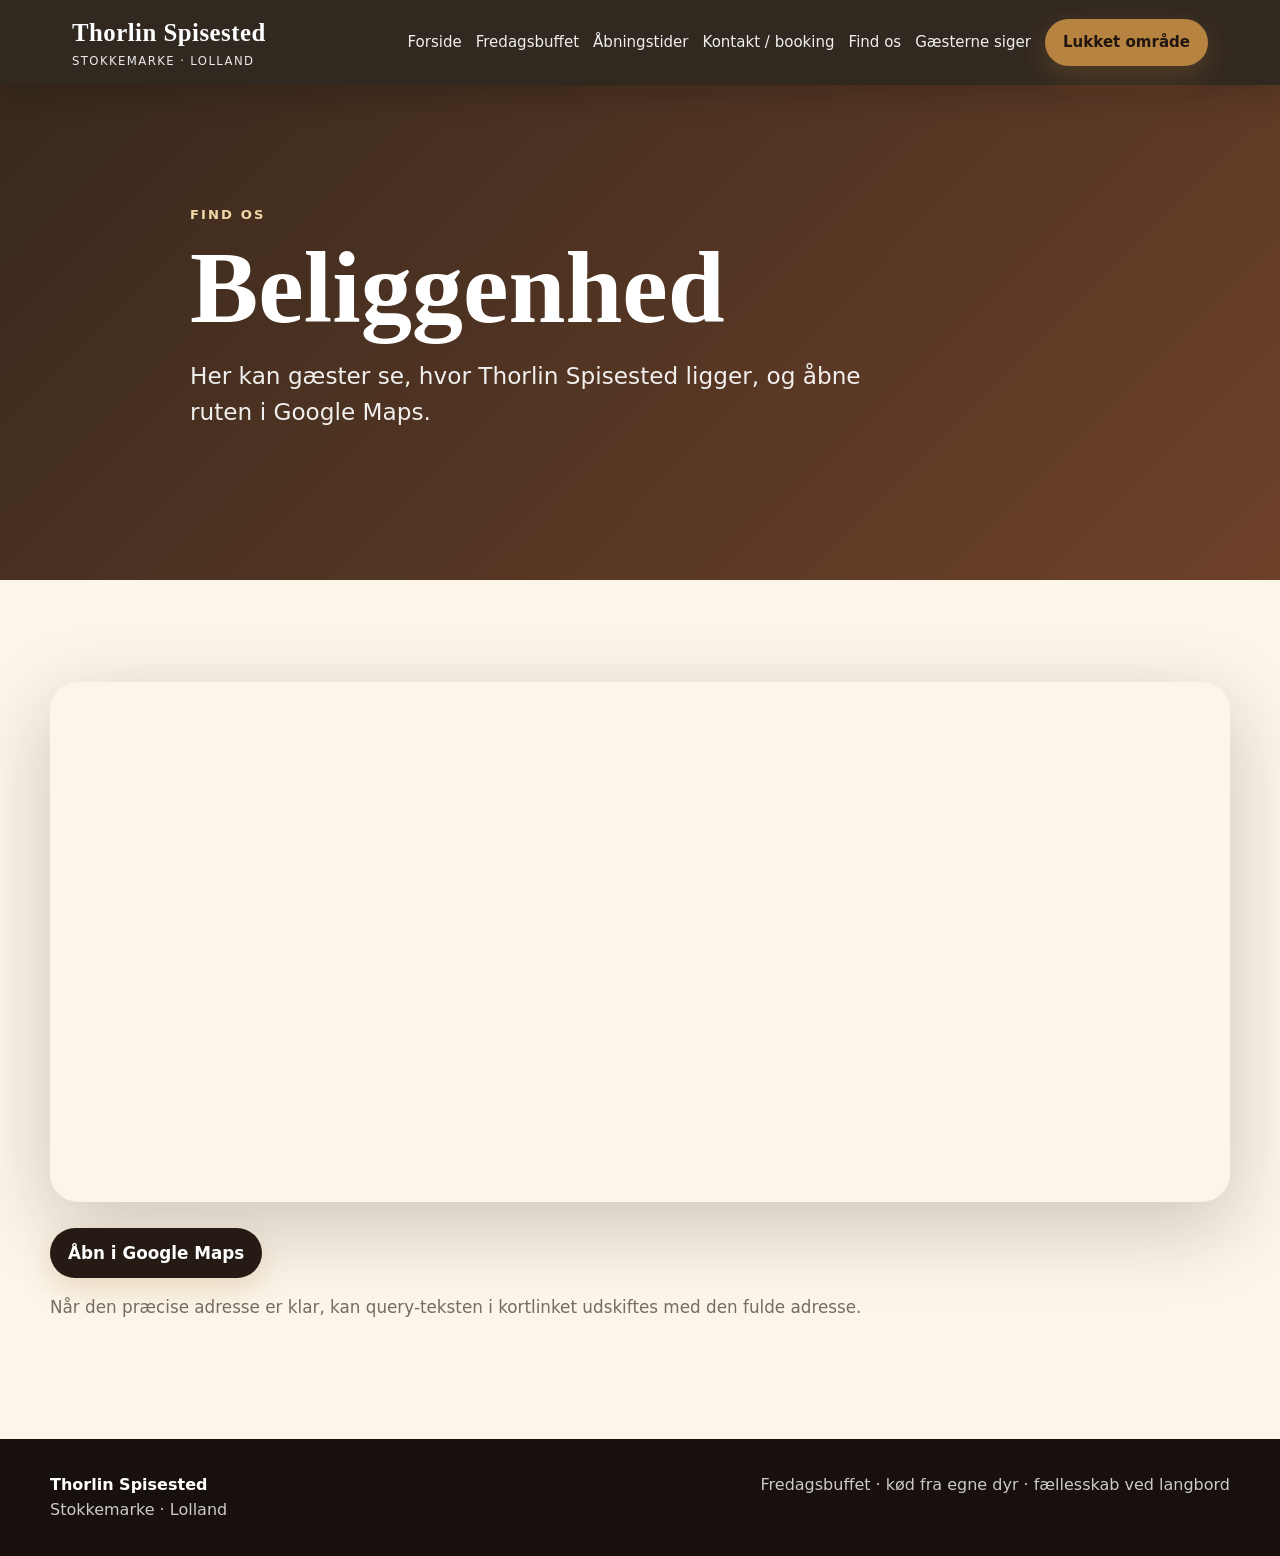
<file: find-os.html>
<!doctype html>
<html lang="da">
<head>
  <meta charset="utf-8" />
  <meta name="viewport" content="width=device-width, initial-scale=1" />
  <title>Find os | Thorlin Spisested</title>
  <meta name="description" content="Google Map og beliggenhed for Thorlin Spisested." />
  <meta name="theme-color" content="#38291d" />
  <style>
:root{
  --ink:#251b14; --paper:#fbf5ea; --warm:#7b4228; --green:#556b3f; --gold:#c28a43;
  --muted:#766b60; --line:rgba(37,27,20,.16); --white:#fffdf8;
  --shadow:0 24px 80px rgba(37,27,20,.22); --radius:28px; --max:1180px;
}
*{box-sizing:border-box} html{scroll-behavior:smooth} body{margin:0;font-family:system-ui,-apple-system,Segoe UI,Roboto,Arial,sans-serif;color:var(--ink);background:var(--paper);line-height:1.55} img,video{max-width:100%;display:block} a{color:inherit;text-decoration:none} .skip{position:absolute;left:-999px;top:auto;width:1px;height:1px;overflow:hidden}.skip:focus{left:16px;top:16px;width:auto;height:auto;padding:10px 14px;background:#fff;z-index:50;border-radius:999px}
header{position:sticky;top:0;z-index:40;background:rgba(37,27,20,.94);backdrop-filter:blur(10px);box-shadow:0 10px 30px rgba(0,0,0,.18)}
.nav{max-width:var(--max);margin:auto;display:flex;align-items:center;justify-content:space-between;padding:14px 22px;color:#fff;gap:16px}.brand{font-family:Georgia,serif;font-size:clamp(1.15rem,2vw,1.55rem);font-weight:700;letter-spacing:.02em}.brand span{display:block;font-family:system-ui,sans-serif;font-size:.73rem;font-weight:500;opacity:.9;letter-spacing:.12em;text-transform:uppercase}.navlinks{display:flex;gap:14px;align-items:center;font-size:.94rem;flex-wrap:wrap}.navlinks a{opacity:.92}.navlinks a:hover{opacity:1;text-decoration:underline;text-underline-offset:5px}.btn{display:inline-flex;align-items:center;justify-content:center;gap:.5rem;background:var(--gold);color:#20150e;border:0;border-radius:999px;padding:12px 18px;font-weight:800;box-shadow:0 10px 28px rgba(194,138,67,.25);cursor:pointer}.btn.dark{background:var(--ink);color:#fff}.btn.light{background:#fff;color:var(--ink)}.btn.outline{background:transparent;color:#fff;border:1px solid rgba(255,255,255,.45)}.menu-btn{display:none;background:rgba(255,255,255,.14);border:1px solid rgba(255,255,255,.28);color:#fff;border-radius:999px;padding:10px 13px}.hero{min-height:82svh;position:relative;display:grid;place-items:center;isolation:isolate;overflow:hidden;background:#2b2018}.hero video,.hero .hero-poster{position:absolute;inset:0;width:100%;height:100%;object-fit:cover;z-index:-2}.hero .hero-poster{background:url('Skovgris 2014.jpg') center/cover no-repeat;filter:saturate(.9)}.hero:after{content:"";position:absolute;inset:0;z-index:-1;background:linear-gradient(90deg,rgba(22,14,8,.75),rgba(22,14,8,.36),rgba(22,14,8,.7)),linear-gradient(to top,rgba(37,27,20,.78),transparent 50%)}.hero-content{width:min(var(--max),calc(100% - 34px));color:#fff;padding:70px 0}.eyebrow{letter-spacing:.16em;text-transform:uppercase;font-weight:800;color:#f2d7a8;font-size:.82rem;margin-bottom:14px}h1{font-family:Georgia,serif;font-size:clamp(3rem,8vw,7.2rem);line-height:.95;margin:0 0 22px;max-width:920px;text-wrap:balance}h2{font-family:Georgia,serif;font-size:clamp(2.05rem,4.2vw,4.1rem);line-height:1.05;margin:0 0 18px;text-wrap:balance}h3{font-family:Georgia,serif;font-size:clamp(1.35rem,2.5vw,2.1rem);line-height:1.15;margin:0 0 14px}p{font-size:1.05rem;margin:0 0 16px}.lead{font-size:clamp(1.1rem,2vw,1.45rem);max-width:720px;margin:0 0 30px;color:rgba(255,255,255,.92)}.hero-actions{display:flex;gap:12px;flex-wrap:wrap}.note{margin-top:18px;color:rgba(255,255,255,.78);font-size:.95rem}.muted{color:var(--muted)}main{overflow:hidden}.section{padding:clamp(58px,8vw,108px) 22px}.wrap{max-width:var(--max);margin:auto}.grid{display:grid;grid-template-columns:1.02fr .98fr;gap:clamp(28px,5vw,70px);align-items:center}.grid.reverse{grid-template-columns:.98fr 1.02fr}.grid.reverse .text{order:2}.grid.reverse .media{order:1}.media{border-radius:var(--radius);overflow:hidden;box-shadow:var(--shadow);background:#ddd;position:relative}.media img{width:100%;height:100%;object-fit:cover;aspect-ratio:4/3}.media.tall img{aspect-ratio:3/4}.media.wide img{aspect-ratio:16/9}.caption{position:absolute;left:16px;bottom:16px;background:rgba(255,253,248,.88);backdrop-filter:blur(8px);border-radius:999px;padding:8px 13px;font-weight:800;font-size:.85rem}.card{background:var(--white);border:1px solid var(--line);border-radius:var(--radius);padding:clamp(24px,4vw,44px);box-shadow:0 18px 70px rgba(37,27,20,.09)}.price{font-family:Georgia,serif;font-size:clamp(2.6rem,6vw,5.5rem);line-height:1;margin:8px 0;color:var(--warm)}.price small{font-family:system-ui,sans-serif;font-size:1rem;color:var(--muted);font-weight:600}.features{display:grid;grid-template-columns:repeat(2,minmax(0,1fr));gap:12px;margin:24px 0 0;padding:0;list-style:none}.features li{background:#f4eadc;border:1px solid var(--line);border-radius:18px;padding:14px 14px;font-weight:700}.quote{font-family:Georgia,serif;font-size:clamp(1.5rem,3vw,2.8rem);line-height:1.15;margin:0;color:var(--ink)}.fullbleed{position:relative;min-height:62svh;display:grid;place-items:center;color:#fff;background:#251b14;padding:80px 22px;isolation:isolate}.fullbleed img{position:absolute;inset:0;width:100%;height:100%;object-fit:cover;z-index:-2}.fullbleed:after{content:"";position:absolute;inset:0;z-index:-1;background:linear-gradient(90deg,rgba(37,27,20,.82),rgba(37,27,20,.2),rgba(37,27,20,.72))}.fullbleed .content{max-width:var(--max);width:100%}.fullbleed h2{max-width:720px}.fullbleed p{max-width:620px;color:rgba(255,255,255,.92);font-size:1.18rem}.three{display:grid;grid-template-columns:repeat(3,1fr);gap:18px}.mini{padding:22px;background:#fff;border:1px solid var(--line);border-radius:22px}.mini strong{display:block;font-family:Georgia,serif;font-size:1.35rem;margin-bottom:8px}.cta{background:var(--ink);color:#fff}.cta .card{background:rgba(255,255,255,.08);border-color:rgba(255,255,255,.16);box-shadow:none}.cta p,.cta .muted{color:rgba(255,255,255,.82)}.pagehead{background:linear-gradient(135deg,#38291d,#6e4129);color:#fff;padding:clamp(70px,10vw,120px) 22px}.pagehead .wrap{max-width:900px}.gallery{display:grid;grid-template-columns:repeat(3,1fr);gap:18px}.gallery figure{margin:0}.gallery img{width:100%;aspect-ratio:4/3;object-fit:cover;border-radius:24px;box-shadow:0 14px 45px rgba(37,27,20,.16)}.form{display:grid;gap:14px}.form label{font-weight:800}.form input,.form textarea,.form select{width:100%;border:1px solid var(--line);border-radius:16px;background:#fffdf8;padding:13px 14px;font:inherit;color:var(--ink)}.form textarea{min-height:130px;resize:vertical}.map{border:0;width:100%;height:min(62vh,520px);border-radius:28px;box-shadow:var(--shadow)}.review{display:grid;gap:12px}.review blockquote{margin:0;font-family:Georgia,serif;font-size:1.45rem;line-height:1.2}.badge{display:inline-flex;border:1px solid var(--line);border-radius:999px;padding:7px 12px;background:#fff7e8;font-weight:800}.admin-note{border-left:5px solid var(--gold);padding:14px 18px;background:#fff8ed;border-radius:16px}
footer{background:#17100c;color:rgba(255,255,255,.78);padding:34px 22px}.footergrid{max-width:var(--max);margin:auto;display:flex;justify-content:space-between;gap:18px;flex-wrap:wrap}.footergrid strong{color:#fff}
@media (max-width: 920px){.nav{padding:14px 16px}.menu-btn{display:inline-flex}.navlinks{position:absolute;right:14px;top:68px;display:none;flex-direction:column;align-items:flex-start;background:rgba(37,27,20,.98);padding:16px;border-radius:20px;min-width:240px;box-shadow:0 20px 60px rgba(0,0,0,.3)}.navlinks.open{display:flex}.navlinks .btn{width:100%}.grid,.grid.reverse{grid-template-columns:1fr}.grid.reverse .text,.grid.reverse .media{order:initial}.section{padding-left:16px;padding-right:16px}.hero-content{width:calc(100% - 32px)}.lead{font-size:1.08rem}.features,.three,.gallery{grid-template-columns:1fr}.hero{min-height:88svh}h1{font-size:clamp(2.7rem,14vw,4.9rem)}}@media (prefers-reduced-motion: reduce){html{scroll-behavior:auto}*{animation:none!important;transition:none!important}.hero video{display:none}}
</style>
</head>
<body>
  <a class="skip" href="#indhold">Spring til indhold</a>
  <header><nav class="nav" aria-label="Primær navigation">
<a class="brand" href="thorlin-forside.html" aria-label="Thorlin Spisested forside">Thorlin Spisested<span>Stokkemarke · Lolland</span></a>
<button class="menu-btn" id="menuBtn" aria-expanded="false" aria-controls="navlinks">Menu</button>
<div class="navlinks" id="navlinks">
  <a href="thorlin-forside.html">Forside</a>
  <a href="fredagsbuffet.html">Fredagsbuffet</a>
  <a href="abningstider.html">Åbningstider</a>
  <a href="kontakt.html">Kontakt / booking</a>
  <a href="find-os.html">Find os</a>
  <a href="gaester.html">Gæsterne siger</a>
  <a class="btn" href="login.html">Lukket område</a>
</div>
</nav></header>
  
<main id="indhold"><section class="pagehead"><div class="wrap"><div class="eyebrow">Find os</div><h1>Beliggenhed</h1><p class="lead">Her kan gæster se, hvor Thorlin Spisested ligger, og åbne ruten i Google Maps.</p></div></section><section class="section"><div class="wrap"><iframe class="map" loading="lazy" allowfullscreen referrerpolicy="no-referrer-when-downgrade" src="https://www.google.com/maps?q=Stokkemarke%2C%20Lolland%2C%20Denmark&output=embed" title="Google Map med Thorlin Spisested i Stokkemarke på Lolland"></iframe><p style="margin-top:18px"><a class="btn dark" href="https://www.google.com/maps/search/?api=1&query=Stokkemarke%2C%20Lolland%2C%20Denmark" target="_blank" rel="noopener">Åbn i Google Maps</a></p><p class="muted">Når den præcise adresse er klar, kan query-teksten i kortlinket udskiftes med den fulde adresse.</p></div></section></main>

  <footer><div class="footergrid"><div><strong>Thorlin Spisested</strong><br/>Stokkemarke · Lolland</div><div>Fredagsbuffet · kød fra egne dyr · fællesskab ved langbord</div></div></footer>
  
<script>
  const menuBtn = document.getElementById('menuBtn');
  const navlinks = document.getElementById('navlinks');
  if(menuBtn && navlinks){
    menuBtn.addEventListener('click', () => {
      const open = navlinks.classList.toggle('open');
      menuBtn.setAttribute('aria-expanded', open ? 'true' : 'false');
    });
    navlinks.querySelectorAll('a').forEach(a => a.addEventListener('click', () => {
      navlinks.classList.remove('open'); menuBtn.setAttribute('aria-expanded','false');
    }));
  }
</script>

</body>
</html>
</file>
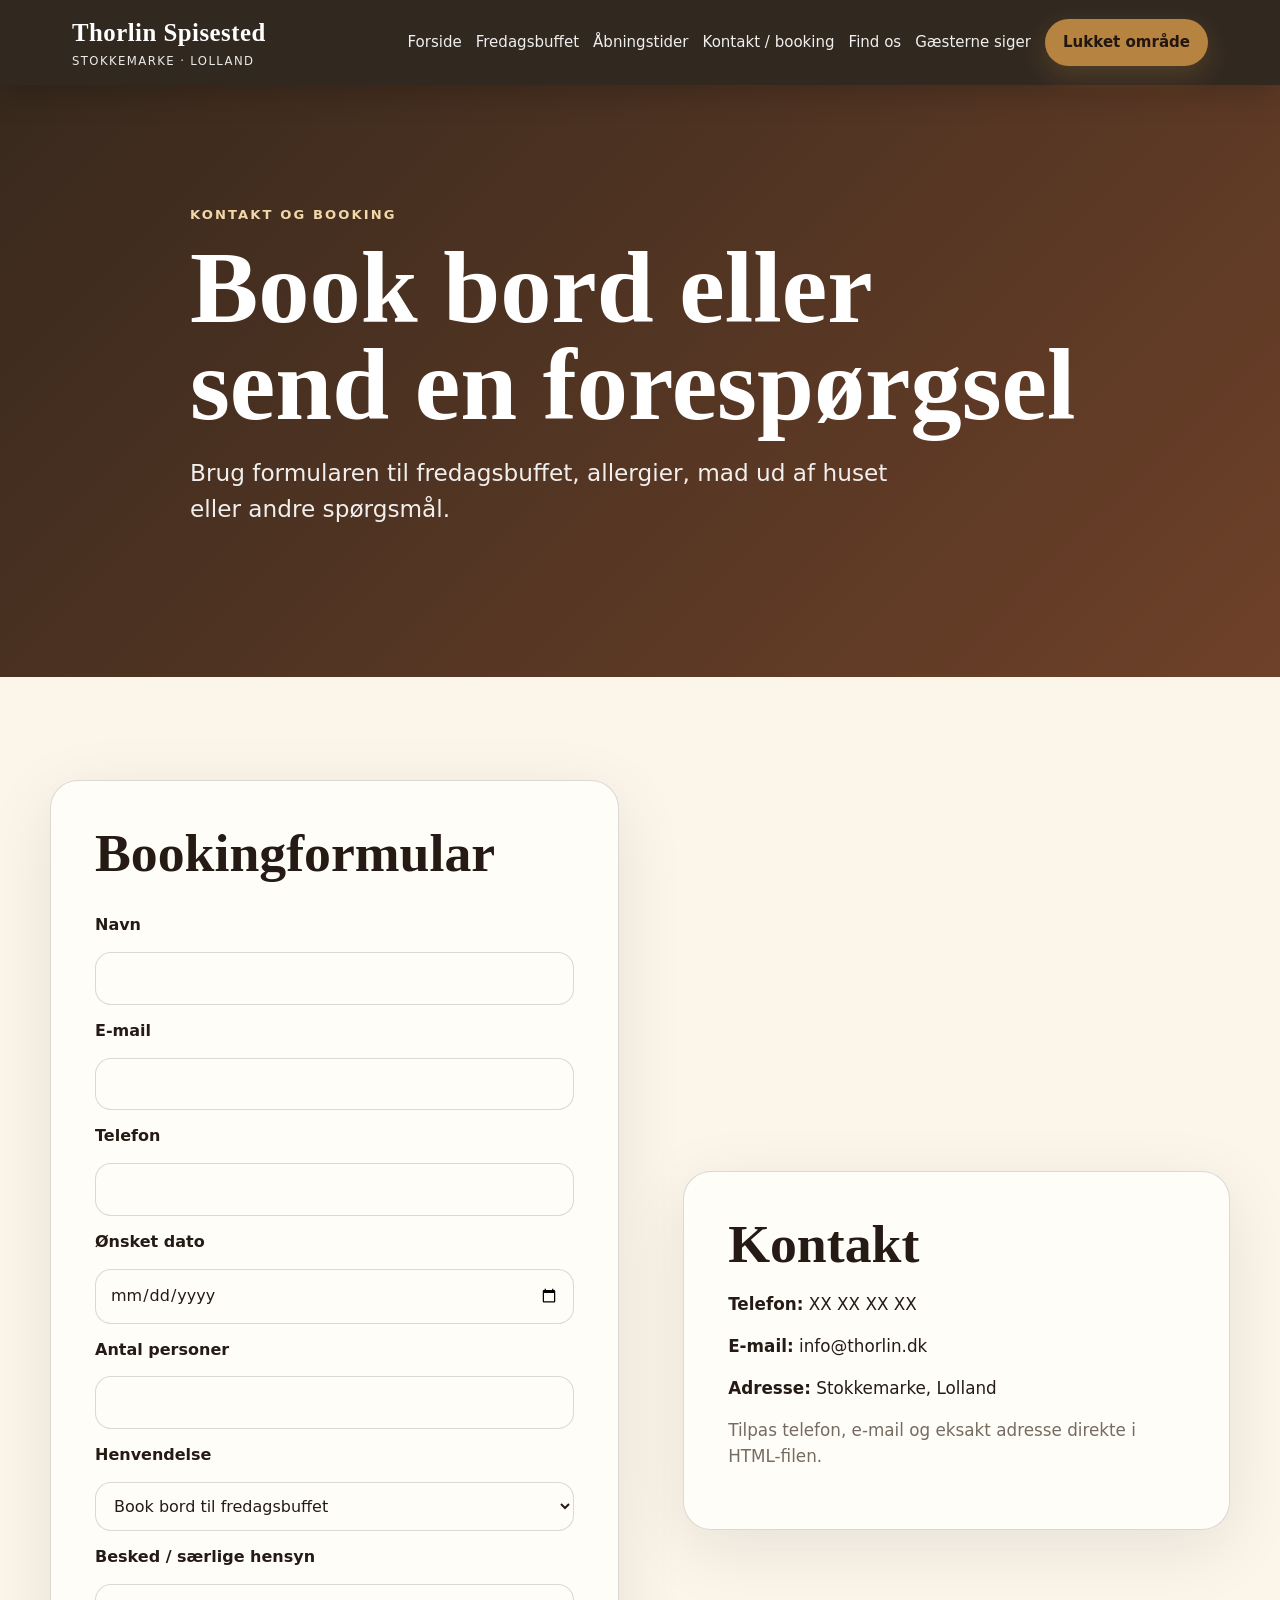
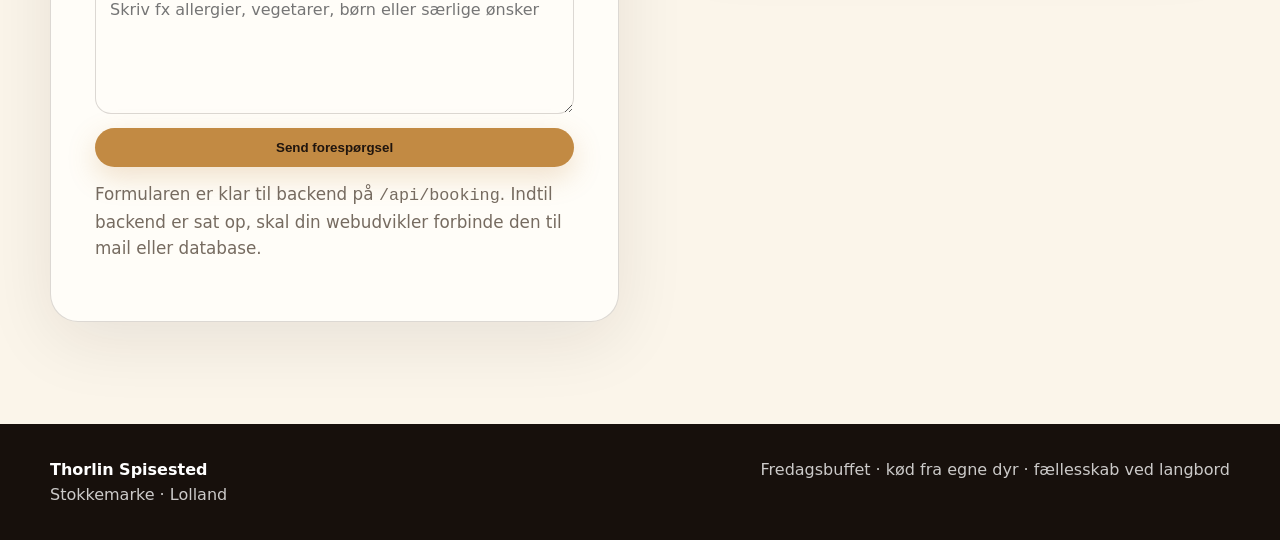
<file: kontakt.html>
<!doctype html>
<html lang="da">
<head>
  <meta charset="utf-8" />
  <meta name="viewport" content="width=device-width, initial-scale=1" />
  <title>Kontakt og booking | Thorlin Spisested</title>
  <meta name="description" content="Kontakt- og bookingformular til Thorlin Spisested." />
  <meta name="theme-color" content="#38291d" />
  <style>
:root{
  --ink:#251b14; --paper:#fbf5ea; --warm:#7b4228; --green:#556b3f; --gold:#c28a43;
  --muted:#766b60; --line:rgba(37,27,20,.16); --white:#fffdf8;
  --shadow:0 24px 80px rgba(37,27,20,.22); --radius:28px; --max:1180px;
}
*{box-sizing:border-box} html{scroll-behavior:smooth} body{margin:0;font-family:system-ui,-apple-system,Segoe UI,Roboto,Arial,sans-serif;color:var(--ink);background:var(--paper);line-height:1.55} img,video{max-width:100%;display:block} a{color:inherit;text-decoration:none} .skip{position:absolute;left:-999px;top:auto;width:1px;height:1px;overflow:hidden}.skip:focus{left:16px;top:16px;width:auto;height:auto;padding:10px 14px;background:#fff;z-index:50;border-radius:999px}
header{position:sticky;top:0;z-index:40;background:rgba(37,27,20,.94);backdrop-filter:blur(10px);box-shadow:0 10px 30px rgba(0,0,0,.18)}
.nav{max-width:var(--max);margin:auto;display:flex;align-items:center;justify-content:space-between;padding:14px 22px;color:#fff;gap:16px}.brand{font-family:Georgia,serif;font-size:clamp(1.15rem,2vw,1.55rem);font-weight:700;letter-spacing:.02em}.brand span{display:block;font-family:system-ui,sans-serif;font-size:.73rem;font-weight:500;opacity:.9;letter-spacing:.12em;text-transform:uppercase}.navlinks{display:flex;gap:14px;align-items:center;font-size:.94rem;flex-wrap:wrap}.navlinks a{opacity:.92}.navlinks a:hover{opacity:1;text-decoration:underline;text-underline-offset:5px}.btn{display:inline-flex;align-items:center;justify-content:center;gap:.5rem;background:var(--gold);color:#20150e;border:0;border-radius:999px;padding:12px 18px;font-weight:800;box-shadow:0 10px 28px rgba(194,138,67,.25);cursor:pointer}.btn.dark{background:var(--ink);color:#fff}.btn.light{background:#fff;color:var(--ink)}.btn.outline{background:transparent;color:#fff;border:1px solid rgba(255,255,255,.45)}.menu-btn{display:none;background:rgba(255,255,255,.14);border:1px solid rgba(255,255,255,.28);color:#fff;border-radius:999px;padding:10px 13px}.hero{min-height:82svh;position:relative;display:grid;place-items:center;isolation:isolate;overflow:hidden;background:#2b2018}.hero video,.hero .hero-poster{position:absolute;inset:0;width:100%;height:100%;object-fit:cover;z-index:-2}.hero .hero-poster{background:url('Skovgris 2014.jpg') center/cover no-repeat;filter:saturate(.9)}.hero:after{content:"";position:absolute;inset:0;z-index:-1;background:linear-gradient(90deg,rgba(22,14,8,.75),rgba(22,14,8,.36),rgba(22,14,8,.7)),linear-gradient(to top,rgba(37,27,20,.78),transparent 50%)}.hero-content{width:min(var(--max),calc(100% - 34px));color:#fff;padding:70px 0}.eyebrow{letter-spacing:.16em;text-transform:uppercase;font-weight:800;color:#f2d7a8;font-size:.82rem;margin-bottom:14px}h1{font-family:Georgia,serif;font-size:clamp(3rem,8vw,7.2rem);line-height:.95;margin:0 0 22px;max-width:920px;text-wrap:balance}h2{font-family:Georgia,serif;font-size:clamp(2.05rem,4.2vw,4.1rem);line-height:1.05;margin:0 0 18px;text-wrap:balance}h3{font-family:Georgia,serif;font-size:clamp(1.35rem,2.5vw,2.1rem);line-height:1.15;margin:0 0 14px}p{font-size:1.05rem;margin:0 0 16px}.lead{font-size:clamp(1.1rem,2vw,1.45rem);max-width:720px;margin:0 0 30px;color:rgba(255,255,255,.92)}.hero-actions{display:flex;gap:12px;flex-wrap:wrap}.note{margin-top:18px;color:rgba(255,255,255,.78);font-size:.95rem}.muted{color:var(--muted)}main{overflow:hidden}.section{padding:clamp(58px,8vw,108px) 22px}.wrap{max-width:var(--max);margin:auto}.grid{display:grid;grid-template-columns:1.02fr .98fr;gap:clamp(28px,5vw,70px);align-items:center}.grid.reverse{grid-template-columns:.98fr 1.02fr}.grid.reverse .text{order:2}.grid.reverse .media{order:1}.media{border-radius:var(--radius);overflow:hidden;box-shadow:var(--shadow);background:#ddd;position:relative}.media img{width:100%;height:100%;object-fit:cover;aspect-ratio:4/3}.media.tall img{aspect-ratio:3/4}.media.wide img{aspect-ratio:16/9}.caption{position:absolute;left:16px;bottom:16px;background:rgba(255,253,248,.88);backdrop-filter:blur(8px);border-radius:999px;padding:8px 13px;font-weight:800;font-size:.85rem}.card{background:var(--white);border:1px solid var(--line);border-radius:var(--radius);padding:clamp(24px,4vw,44px);box-shadow:0 18px 70px rgba(37,27,20,.09)}.price{font-family:Georgia,serif;font-size:clamp(2.6rem,6vw,5.5rem);line-height:1;margin:8px 0;color:var(--warm)}.price small{font-family:system-ui,sans-serif;font-size:1rem;color:var(--muted);font-weight:600}.features{display:grid;grid-template-columns:repeat(2,minmax(0,1fr));gap:12px;margin:24px 0 0;padding:0;list-style:none}.features li{background:#f4eadc;border:1px solid var(--line);border-radius:18px;padding:14px 14px;font-weight:700}.quote{font-family:Georgia,serif;font-size:clamp(1.5rem,3vw,2.8rem);line-height:1.15;margin:0;color:var(--ink)}.fullbleed{position:relative;min-height:62svh;display:grid;place-items:center;color:#fff;background:#251b14;padding:80px 22px;isolation:isolate}.fullbleed img{position:absolute;inset:0;width:100%;height:100%;object-fit:cover;z-index:-2}.fullbleed:after{content:"";position:absolute;inset:0;z-index:-1;background:linear-gradient(90deg,rgba(37,27,20,.82),rgba(37,27,20,.2),rgba(37,27,20,.72))}.fullbleed .content{max-width:var(--max);width:100%}.fullbleed h2{max-width:720px}.fullbleed p{max-width:620px;color:rgba(255,255,255,.92);font-size:1.18rem}.three{display:grid;grid-template-columns:repeat(3,1fr);gap:18px}.mini{padding:22px;background:#fff;border:1px solid var(--line);border-radius:22px}.mini strong{display:block;font-family:Georgia,serif;font-size:1.35rem;margin-bottom:8px}.cta{background:var(--ink);color:#fff}.cta .card{background:rgba(255,255,255,.08);border-color:rgba(255,255,255,.16);box-shadow:none}.cta p,.cta .muted{color:rgba(255,255,255,.82)}.pagehead{background:linear-gradient(135deg,#38291d,#6e4129);color:#fff;padding:clamp(70px,10vw,120px) 22px}.pagehead .wrap{max-width:900px}.gallery{display:grid;grid-template-columns:repeat(3,1fr);gap:18px}.gallery figure{margin:0}.gallery img{width:100%;aspect-ratio:4/3;object-fit:cover;border-radius:24px;box-shadow:0 14px 45px rgba(37,27,20,.16)}.form{display:grid;gap:14px}.form label{font-weight:800}.form input,.form textarea,.form select{width:100%;border:1px solid var(--line);border-radius:16px;background:#fffdf8;padding:13px 14px;font:inherit;color:var(--ink)}.form textarea{min-height:130px;resize:vertical}.map{border:0;width:100%;height:min(62vh,520px);border-radius:28px;box-shadow:var(--shadow)}.review{display:grid;gap:12px}.review blockquote{margin:0;font-family:Georgia,serif;font-size:1.45rem;line-height:1.2}.badge{display:inline-flex;border:1px solid var(--line);border-radius:999px;padding:7px 12px;background:#fff7e8;font-weight:800}.admin-note{border-left:5px solid var(--gold);padding:14px 18px;background:#fff8ed;border-radius:16px}
footer{background:#17100c;color:rgba(255,255,255,.78);padding:34px 22px}.footergrid{max-width:var(--max);margin:auto;display:flex;justify-content:space-between;gap:18px;flex-wrap:wrap}.footergrid strong{color:#fff}
@media (max-width: 920px){.nav{padding:14px 16px}.menu-btn{display:inline-flex}.navlinks{position:absolute;right:14px;top:68px;display:none;flex-direction:column;align-items:flex-start;background:rgba(37,27,20,.98);padding:16px;border-radius:20px;min-width:240px;box-shadow:0 20px 60px rgba(0,0,0,.3)}.navlinks.open{display:flex}.navlinks .btn{width:100%}.grid,.grid.reverse{grid-template-columns:1fr}.grid.reverse .text,.grid.reverse .media{order:initial}.section{padding-left:16px;padding-right:16px}.hero-content{width:calc(100% - 32px)}.lead{font-size:1.08rem}.features,.three,.gallery{grid-template-columns:1fr}.hero{min-height:88svh}h1{font-size:clamp(2.7rem,14vw,4.9rem)}}@media (prefers-reduced-motion: reduce){html{scroll-behavior:auto}*{animation:none!important;transition:none!important}.hero video{display:none}}
</style>
</head>
<body>
  <a class="skip" href="#indhold">Spring til indhold</a>
  <header><nav class="nav" aria-label="Primær navigation">
<a class="brand" href="thorlin-forside.html" aria-label="Thorlin Spisested forside">Thorlin Spisested<span>Stokkemarke · Lolland</span></a>
<button class="menu-btn" id="menuBtn" aria-expanded="false" aria-controls="navlinks">Menu</button>
<div class="navlinks" id="navlinks">
  <a href="thorlin-forside.html">Forside</a>
  <a href="fredagsbuffet.html">Fredagsbuffet</a>
  <a href="abningstider.html">Åbningstider</a>
  <a href="kontakt.html">Kontakt / booking</a>
  <a href="find-os.html">Find os</a>
  <a href="gaester.html">Gæsterne siger</a>
  <a class="btn" href="login.html">Lukket område</a>
</div>
</nav></header>
  
<main id="indhold"><section class="pagehead"><div class="wrap"><div class="eyebrow">Kontakt og booking</div><h1>Book bord eller send en forespørgsel</h1><p class="lead">Brug formularen til fredagsbuffet, allergier, mad ud af huset eller andre spørgsmål.</p></div></section><section class="section"><div class="wrap grid"><form class="card form" action="/api/booking" method="post"><h2>Bookingformular</h2><label for="navn">Navn</label><input id="navn" name="navn" autocomplete="name" required><label for="email">E-mail</label><input id="email" name="email" type="email" autocomplete="email" required><label for="telefon">Telefon</label><input id="telefon" name="telefon" inputmode="tel" autocomplete="tel"><label for="dato">Ønsket dato</label><input id="dato" name="dato" type="date"><label for="personer">Antal personer</label><input id="personer" name="personer" type="number" min="1"><label for="type">Henvendelse</label><select id="type" name="type"><option>Book bord til fredagsbuffet</option><option>Mad ud af huset</option><option>Spørgsmål om allergier</option><option>Andet</option></select><label for="besked">Besked / særlige hensyn</label><textarea id="besked" name="besked" placeholder="Skriv fx allergier, vegetarer, børn eller særlige ønsker"></textarea><button class="btn" type="submit">Send forespørgsel</button><p class="muted">Formularen er klar til backend på <code>/api/booking</code>. Indtil backend er sat op, skal din webudvikler forbinde den til mail eller database.</p></form><div class="card"><h2>Kontakt</h2><p><strong>Telefon:</strong> <a href="tel:+45XXXXXXXX">XX XX XX XX</a></p><p><strong>E-mail:</strong> <a href="mailto:info@thorlin.dk">info@thorlin.dk</a></p><p><strong>Adresse:</strong> Stokkemarke, Lolland</p><p class="muted">Tilpas telefon, e-mail og eksakt adresse direkte i HTML-filen.</p></div></div></section></main>

  <footer><div class="footergrid"><div><strong>Thorlin Spisested</strong><br/>Stokkemarke · Lolland</div><div>Fredagsbuffet · kød fra egne dyr · fællesskab ved langbord</div></div></footer>
  
<script>
  const menuBtn = document.getElementById('menuBtn');
  const navlinks = document.getElementById('navlinks');
  if(menuBtn && navlinks){
    menuBtn.addEventListener('click', () => {
      const open = navlinks.classList.toggle('open');
      menuBtn.setAttribute('aria-expanded', open ? 'true' : 'false');
    });
    navlinks.querySelectorAll('a').forEach(a => a.addEventListener('click', () => {
      navlinks.classList.remove('open'); menuBtn.setAttribute('aria-expanded','false');
    }));
  }
</script>

</body>
</html>
</file>
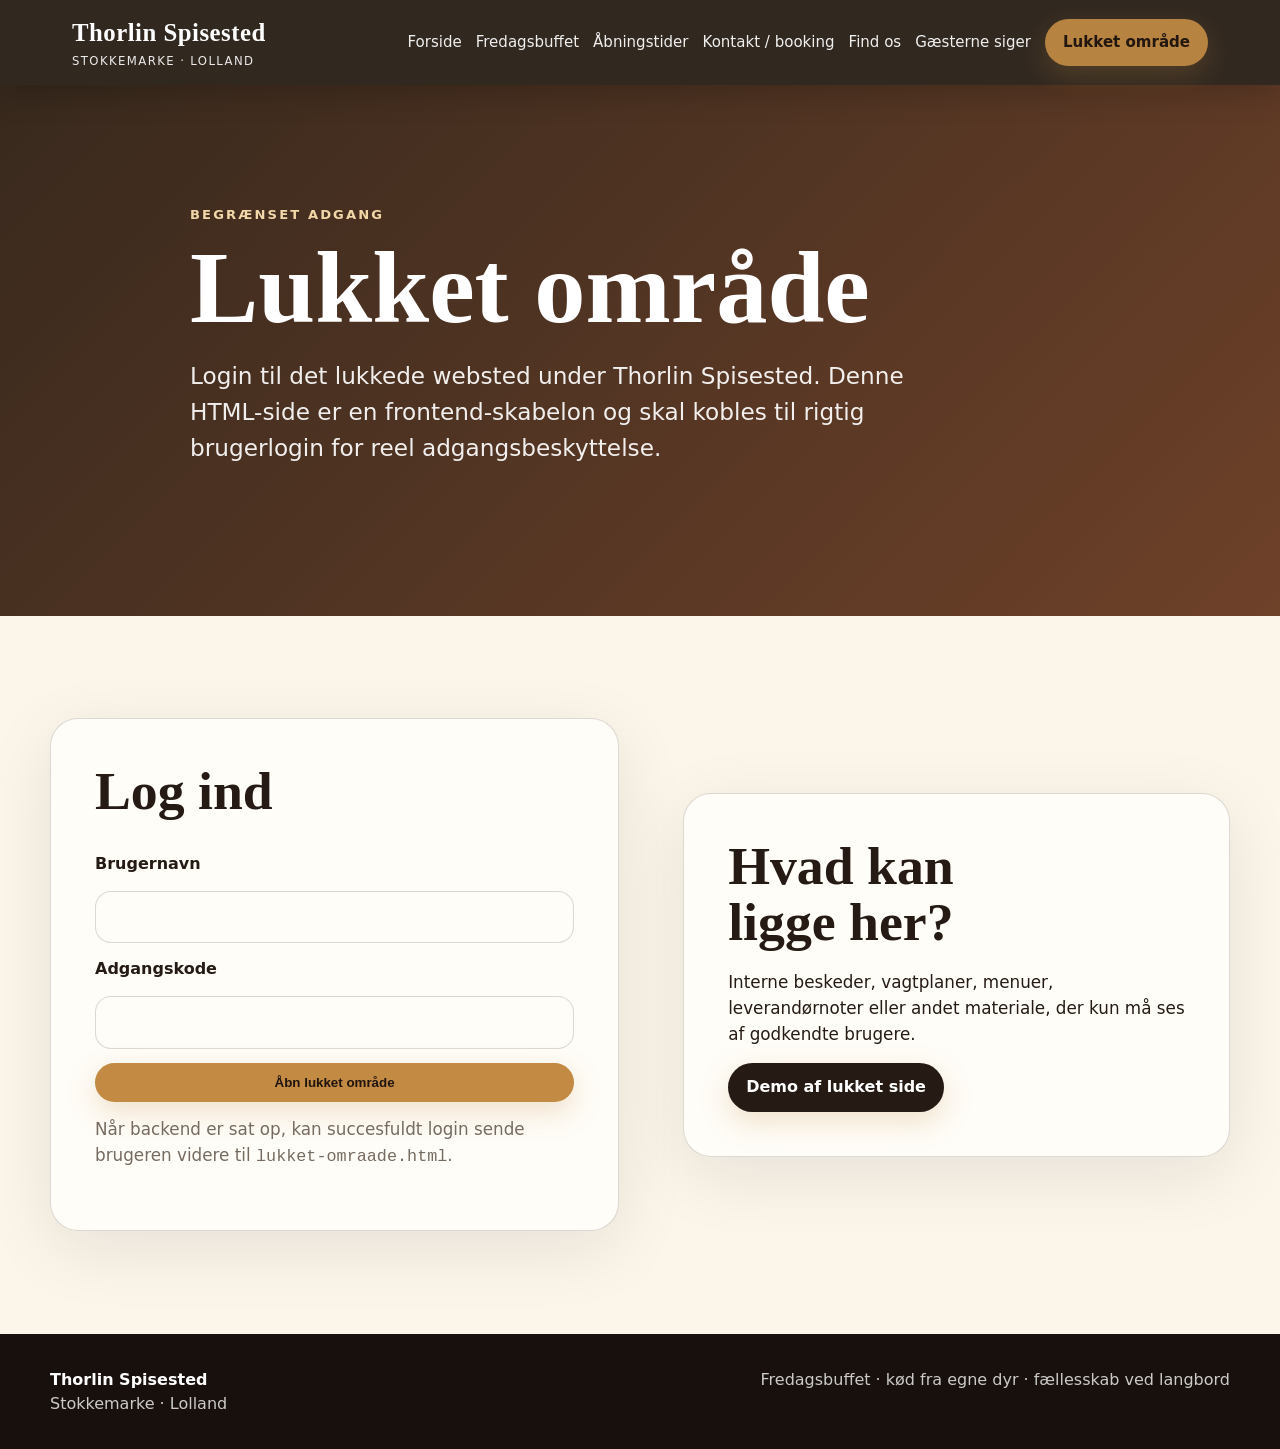
<file: login.html>
<!doctype html>
<html lang="da">
<head>
  <meta charset="utf-8" />
  <meta name="viewport" content="width=device-width, initial-scale=1" />
  <title>Lukket område | Thorlin Spisested</title>
  <meta name="description" content="Login-side til lukket område under Thorlin Spisested." />
  <meta name="theme-color" content="#38291d" />
  <style>
:root{
  --ink:#251b14; --paper:#fbf5ea; --warm:#7b4228; --green:#556b3f; --gold:#c28a43;
  --muted:#766b60; --line:rgba(37,27,20,.16); --white:#fffdf8;
  --shadow:0 24px 80px rgba(37,27,20,.22); --radius:28px; --max:1180px;
}
*{box-sizing:border-box} html{scroll-behavior:smooth} body{margin:0;font-family:system-ui,-apple-system,Segoe UI,Roboto,Arial,sans-serif;color:var(--ink);background:var(--paper);line-height:1.55} img,video{max-width:100%;display:block} a{color:inherit;text-decoration:none} .skip{position:absolute;left:-999px;top:auto;width:1px;height:1px;overflow:hidden}.skip:focus{left:16px;top:16px;width:auto;height:auto;padding:10px 14px;background:#fff;z-index:50;border-radius:999px}
header{position:sticky;top:0;z-index:40;background:rgba(37,27,20,.94);backdrop-filter:blur(10px);box-shadow:0 10px 30px rgba(0,0,0,.18)}
.nav{max-width:var(--max);margin:auto;display:flex;align-items:center;justify-content:space-between;padding:14px 22px;color:#fff;gap:16px}.brand{font-family:Georgia,serif;font-size:clamp(1.15rem,2vw,1.55rem);font-weight:700;letter-spacing:.02em}.brand span{display:block;font-family:system-ui,sans-serif;font-size:.73rem;font-weight:500;opacity:.9;letter-spacing:.12em;text-transform:uppercase}.navlinks{display:flex;gap:14px;align-items:center;font-size:.94rem;flex-wrap:wrap}.navlinks a{opacity:.92}.navlinks a:hover{opacity:1;text-decoration:underline;text-underline-offset:5px}.btn{display:inline-flex;align-items:center;justify-content:center;gap:.5rem;background:var(--gold);color:#20150e;border:0;border-radius:999px;padding:12px 18px;font-weight:800;box-shadow:0 10px 28px rgba(194,138,67,.25);cursor:pointer}.btn.dark{background:var(--ink);color:#fff}.btn.light{background:#fff;color:var(--ink)}.btn.outline{background:transparent;color:#fff;border:1px solid rgba(255,255,255,.45)}.menu-btn{display:none;background:rgba(255,255,255,.14);border:1px solid rgba(255,255,255,.28);color:#fff;border-radius:999px;padding:10px 13px}.hero{min-height:82svh;position:relative;display:grid;place-items:center;isolation:isolate;overflow:hidden;background:#2b2018}.hero video,.hero .hero-poster{position:absolute;inset:0;width:100%;height:100%;object-fit:cover;z-index:-2}.hero .hero-poster{background:url('Skovgris 2014.jpg') center/cover no-repeat;filter:saturate(.9)}.hero:after{content:"";position:absolute;inset:0;z-index:-1;background:linear-gradient(90deg,rgba(22,14,8,.75),rgba(22,14,8,.36),rgba(22,14,8,.7)),linear-gradient(to top,rgba(37,27,20,.78),transparent 50%)}.hero-content{width:min(var(--max),calc(100% - 34px));color:#fff;padding:70px 0}.eyebrow{letter-spacing:.16em;text-transform:uppercase;font-weight:800;color:#f2d7a8;font-size:.82rem;margin-bottom:14px}h1{font-family:Georgia,serif;font-size:clamp(3rem,8vw,7.2rem);line-height:.95;margin:0 0 22px;max-width:920px;text-wrap:balance}h2{font-family:Georgia,serif;font-size:clamp(2.05rem,4.2vw,4.1rem);line-height:1.05;margin:0 0 18px;text-wrap:balance}h3{font-family:Georgia,serif;font-size:clamp(1.35rem,2.5vw,2.1rem);line-height:1.15;margin:0 0 14px}p{font-size:1.05rem;margin:0 0 16px}.lead{font-size:clamp(1.1rem,2vw,1.45rem);max-width:720px;margin:0 0 30px;color:rgba(255,255,255,.92)}.hero-actions{display:flex;gap:12px;flex-wrap:wrap}.note{margin-top:18px;color:rgba(255,255,255,.78);font-size:.95rem}.muted{color:var(--muted)}main{overflow:hidden}.section{padding:clamp(58px,8vw,108px) 22px}.wrap{max-width:var(--max);margin:auto}.grid{display:grid;grid-template-columns:1.02fr .98fr;gap:clamp(28px,5vw,70px);align-items:center}.grid.reverse{grid-template-columns:.98fr 1.02fr}.grid.reverse .text{order:2}.grid.reverse .media{order:1}.media{border-radius:var(--radius);overflow:hidden;box-shadow:var(--shadow);background:#ddd;position:relative}.media img{width:100%;height:100%;object-fit:cover;aspect-ratio:4/3}.media.tall img{aspect-ratio:3/4}.media.wide img{aspect-ratio:16/9}.caption{position:absolute;left:16px;bottom:16px;background:rgba(255,253,248,.88);backdrop-filter:blur(8px);border-radius:999px;padding:8px 13px;font-weight:800;font-size:.85rem}.card{background:var(--white);border:1px solid var(--line);border-radius:var(--radius);padding:clamp(24px,4vw,44px);box-shadow:0 18px 70px rgba(37,27,20,.09)}.price{font-family:Georgia,serif;font-size:clamp(2.6rem,6vw,5.5rem);line-height:1;margin:8px 0;color:var(--warm)}.price small{font-family:system-ui,sans-serif;font-size:1rem;color:var(--muted);font-weight:600}.features{display:grid;grid-template-columns:repeat(2,minmax(0,1fr));gap:12px;margin:24px 0 0;padding:0;list-style:none}.features li{background:#f4eadc;border:1px solid var(--line);border-radius:18px;padding:14px 14px;font-weight:700}.quote{font-family:Georgia,serif;font-size:clamp(1.5rem,3vw,2.8rem);line-height:1.15;margin:0;color:var(--ink)}.fullbleed{position:relative;min-height:62svh;display:grid;place-items:center;color:#fff;background:#251b14;padding:80px 22px;isolation:isolate}.fullbleed img{position:absolute;inset:0;width:100%;height:100%;object-fit:cover;z-index:-2}.fullbleed:after{content:"";position:absolute;inset:0;z-index:-1;background:linear-gradient(90deg,rgba(37,27,20,.82),rgba(37,27,20,.2),rgba(37,27,20,.72))}.fullbleed .content{max-width:var(--max);width:100%}.fullbleed h2{max-width:720px}.fullbleed p{max-width:620px;color:rgba(255,255,255,.92);font-size:1.18rem}.three{display:grid;grid-template-columns:repeat(3,1fr);gap:18px}.mini{padding:22px;background:#fff;border:1px solid var(--line);border-radius:22px}.mini strong{display:block;font-family:Georgia,serif;font-size:1.35rem;margin-bottom:8px}.cta{background:var(--ink);color:#fff}.cta .card{background:rgba(255,255,255,.08);border-color:rgba(255,255,255,.16);box-shadow:none}.cta p,.cta .muted{color:rgba(255,255,255,.82)}.pagehead{background:linear-gradient(135deg,#38291d,#6e4129);color:#fff;padding:clamp(70px,10vw,120px) 22px}.pagehead .wrap{max-width:900px}.gallery{display:grid;grid-template-columns:repeat(3,1fr);gap:18px}.gallery figure{margin:0}.gallery img{width:100%;aspect-ratio:4/3;object-fit:cover;border-radius:24px;box-shadow:0 14px 45px rgba(37,27,20,.16)}.form{display:grid;gap:14px}.form label{font-weight:800}.form input,.form textarea,.form select{width:100%;border:1px solid var(--line);border-radius:16px;background:#fffdf8;padding:13px 14px;font:inherit;color:var(--ink)}.form textarea{min-height:130px;resize:vertical}.map{border:0;width:100%;height:min(62vh,520px);border-radius:28px;box-shadow:var(--shadow)}.review{display:grid;gap:12px}.review blockquote{margin:0;font-family:Georgia,serif;font-size:1.45rem;line-height:1.2}.badge{display:inline-flex;border:1px solid var(--line);border-radius:999px;padding:7px 12px;background:#fff7e8;font-weight:800}.admin-note{border-left:5px solid var(--gold);padding:14px 18px;background:#fff8ed;border-radius:16px}
footer{background:#17100c;color:rgba(255,255,255,.78);padding:34px 22px}.footergrid{max-width:var(--max);margin:auto;display:flex;justify-content:space-between;gap:18px;flex-wrap:wrap}.footergrid strong{color:#fff}
@media (max-width: 920px){.nav{padding:14px 16px}.menu-btn{display:inline-flex}.navlinks{position:absolute;right:14px;top:68px;display:none;flex-direction:column;align-items:flex-start;background:rgba(37,27,20,.98);padding:16px;border-radius:20px;min-width:240px;box-shadow:0 20px 60px rgba(0,0,0,.3)}.navlinks.open{display:flex}.navlinks .btn{width:100%}.grid,.grid.reverse{grid-template-columns:1fr}.grid.reverse .text,.grid.reverse .media{order:initial}.section{padding-left:16px;padding-right:16px}.hero-content{width:calc(100% - 32px)}.lead{font-size:1.08rem}.features,.three,.gallery{grid-template-columns:1fr}.hero{min-height:88svh}h1{font-size:clamp(2.7rem,14vw,4.9rem)}}@media (prefers-reduced-motion: reduce){html{scroll-behavior:auto}*{animation:none!important;transition:none!important}.hero video{display:none}}
</style>
</head>
<body>
  <a class="skip" href="#indhold">Spring til indhold</a>
  <header><nav class="nav" aria-label="Primær navigation">
<a class="brand" href="thorlin-forside.html" aria-label="Thorlin Spisested forside">Thorlin Spisested<span>Stokkemarke · Lolland</span></a>
<button class="menu-btn" id="menuBtn" aria-expanded="false" aria-controls="navlinks">Menu</button>
<div class="navlinks" id="navlinks">
  <a href="thorlin-forside.html">Forside</a>
  <a href="fredagsbuffet.html">Fredagsbuffet</a>
  <a href="abningstider.html">Åbningstider</a>
  <a href="kontakt.html">Kontakt / booking</a>
  <a href="find-os.html">Find os</a>
  <a href="gaester.html">Gæsterne siger</a>
  <a class="btn" href="login.html">Lukket område</a>
</div>
</nav></header>
  
<main id="indhold"><section class="pagehead"><div class="wrap"><div class="eyebrow">Begrænset adgang</div><h1>Lukket område</h1><p class="lead">Login til det lukkede websted under Thorlin Spisested. Denne HTML-side er en frontend-skabelon og skal kobles til rigtig brugerlogin for reel adgangsbeskyttelse.</p></div></section><section class="section"><div class="wrap grid"><form class="card form" action="/api/login" method="post"><h2>Log ind</h2><label for="brugernavn">Brugernavn</label><input id="brugernavn" name="brugernavn" autocomplete="username" required><label for="adgangskode">Adgangskode</label><input id="adgangskode" name="adgangskode" type="password" autocomplete="current-password" required><button class="btn" type="submit">Åbn lukket område</button><p class="muted">Når backend er sat op, kan succesfuldt login sende brugeren videre til <code>lukket-omraade.html</code>.</p></form><div class="card"><h2>Hvad kan ligge her?</h2><p>Interne beskeder, vagtplaner, menuer, leverandørnoter eller andet materiale, der kun må ses af godkendte brugere.</p><a class="btn dark" href="lukket-omraade.html">Demo af lukket side</a></div></div></section></main>

  <footer><div class="footergrid"><div><strong>Thorlin Spisested</strong><br/>Stokkemarke · Lolland</div><div>Fredagsbuffet · kød fra egne dyr · fællesskab ved langbord</div></div></footer>
  
<script>
  const menuBtn = document.getElementById('menuBtn');
  const navlinks = document.getElementById('navlinks');
  if(menuBtn && navlinks){
    menuBtn.addEventListener('click', () => {
      const open = navlinks.classList.toggle('open');
      menuBtn.setAttribute('aria-expanded', open ? 'true' : 'false');
    });
    navlinks.querySelectorAll('a').forEach(a => a.addEventListener('click', () => {
      navlinks.classList.remove('open'); menuBtn.setAttribute('aria-expanded','false');
    }));
  }
</script>

</body>
</html>
</file>
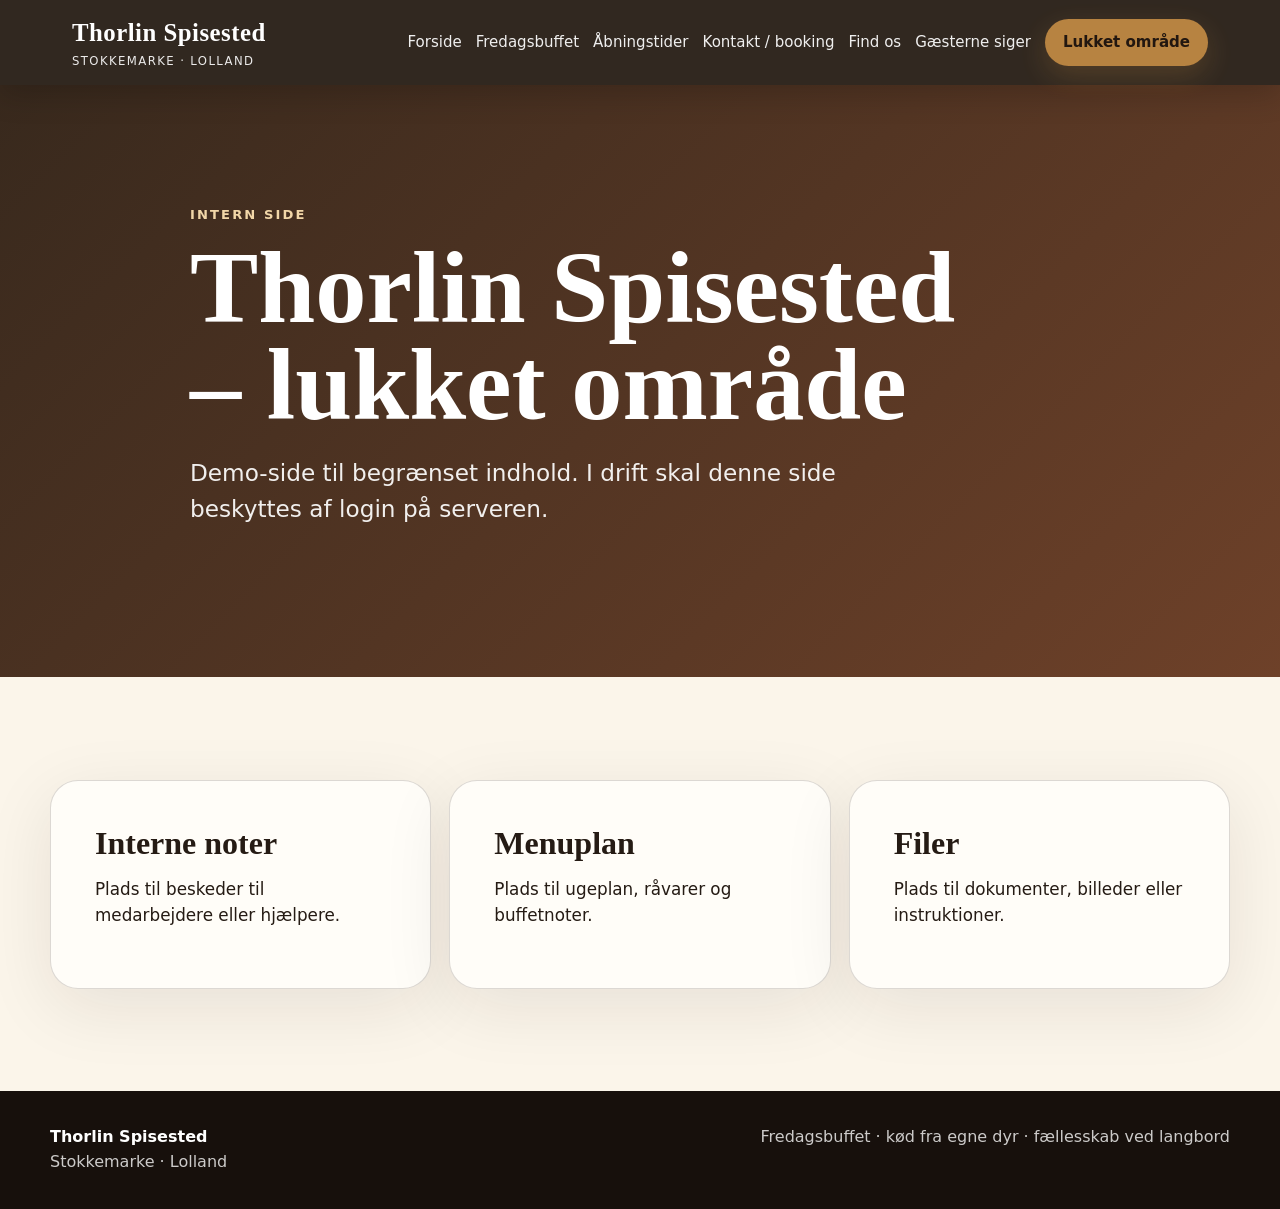
<file: lukket-omraade.html>
<!doctype html>
<html lang="da">
<head>
  <meta charset="utf-8" />
  <meta name="viewport" content="width=device-width, initial-scale=1" />
  <title>Intern side | Thorlin Spisested</title>
  <meta name="description" content="Demo af lukket område under Thorlin Spisested." />
  <meta name="theme-color" content="#38291d" />
  <style>
:root{
  --ink:#251b14; --paper:#fbf5ea; --warm:#7b4228; --green:#556b3f; --gold:#c28a43;
  --muted:#766b60; --line:rgba(37,27,20,.16); --white:#fffdf8;
  --shadow:0 24px 80px rgba(37,27,20,.22); --radius:28px; --max:1180px;
}
*{box-sizing:border-box} html{scroll-behavior:smooth} body{margin:0;font-family:system-ui,-apple-system,Segoe UI,Roboto,Arial,sans-serif;color:var(--ink);background:var(--paper);line-height:1.55} img,video{max-width:100%;display:block} a{color:inherit;text-decoration:none} .skip{position:absolute;left:-999px;top:auto;width:1px;height:1px;overflow:hidden}.skip:focus{left:16px;top:16px;width:auto;height:auto;padding:10px 14px;background:#fff;z-index:50;border-radius:999px}
header{position:sticky;top:0;z-index:40;background:rgba(37,27,20,.94);backdrop-filter:blur(10px);box-shadow:0 10px 30px rgba(0,0,0,.18)}
.nav{max-width:var(--max);margin:auto;display:flex;align-items:center;justify-content:space-between;padding:14px 22px;color:#fff;gap:16px}.brand{font-family:Georgia,serif;font-size:clamp(1.15rem,2vw,1.55rem);font-weight:700;letter-spacing:.02em}.brand span{display:block;font-family:system-ui,sans-serif;font-size:.73rem;font-weight:500;opacity:.9;letter-spacing:.12em;text-transform:uppercase}.navlinks{display:flex;gap:14px;align-items:center;font-size:.94rem;flex-wrap:wrap}.navlinks a{opacity:.92}.navlinks a:hover{opacity:1;text-decoration:underline;text-underline-offset:5px}.btn{display:inline-flex;align-items:center;justify-content:center;gap:.5rem;background:var(--gold);color:#20150e;border:0;border-radius:999px;padding:12px 18px;font-weight:800;box-shadow:0 10px 28px rgba(194,138,67,.25);cursor:pointer}.btn.dark{background:var(--ink);color:#fff}.btn.light{background:#fff;color:var(--ink)}.btn.outline{background:transparent;color:#fff;border:1px solid rgba(255,255,255,.45)}.menu-btn{display:none;background:rgba(255,255,255,.14);border:1px solid rgba(255,255,255,.28);color:#fff;border-radius:999px;padding:10px 13px}.hero{min-height:82svh;position:relative;display:grid;place-items:center;isolation:isolate;overflow:hidden;background:#2b2018}.hero video,.hero .hero-poster{position:absolute;inset:0;width:100%;height:100%;object-fit:cover;z-index:-2}.hero .hero-poster{background:url('Skovgris 2014.jpg') center/cover no-repeat;filter:saturate(.9)}.hero:after{content:"";position:absolute;inset:0;z-index:-1;background:linear-gradient(90deg,rgba(22,14,8,.75),rgba(22,14,8,.36),rgba(22,14,8,.7)),linear-gradient(to top,rgba(37,27,20,.78),transparent 50%)}.hero-content{width:min(var(--max),calc(100% - 34px));color:#fff;padding:70px 0}.eyebrow{letter-spacing:.16em;text-transform:uppercase;font-weight:800;color:#f2d7a8;font-size:.82rem;margin-bottom:14px}h1{font-family:Georgia,serif;font-size:clamp(3rem,8vw,7.2rem);line-height:.95;margin:0 0 22px;max-width:920px;text-wrap:balance}h2{font-family:Georgia,serif;font-size:clamp(2.05rem,4.2vw,4.1rem);line-height:1.05;margin:0 0 18px;text-wrap:balance}h3{font-family:Georgia,serif;font-size:clamp(1.35rem,2.5vw,2.1rem);line-height:1.15;margin:0 0 14px}p{font-size:1.05rem;margin:0 0 16px}.lead{font-size:clamp(1.1rem,2vw,1.45rem);max-width:720px;margin:0 0 30px;color:rgba(255,255,255,.92)}.hero-actions{display:flex;gap:12px;flex-wrap:wrap}.note{margin-top:18px;color:rgba(255,255,255,.78);font-size:.95rem}.muted{color:var(--muted)}main{overflow:hidden}.section{padding:clamp(58px,8vw,108px) 22px}.wrap{max-width:var(--max);margin:auto}.grid{display:grid;grid-template-columns:1.02fr .98fr;gap:clamp(28px,5vw,70px);align-items:center}.grid.reverse{grid-template-columns:.98fr 1.02fr}.grid.reverse .text{order:2}.grid.reverse .media{order:1}.media{border-radius:var(--radius);overflow:hidden;box-shadow:var(--shadow);background:#ddd;position:relative}.media img{width:100%;height:100%;object-fit:cover;aspect-ratio:4/3}.media.tall img{aspect-ratio:3/4}.media.wide img{aspect-ratio:16/9}.caption{position:absolute;left:16px;bottom:16px;background:rgba(255,253,248,.88);backdrop-filter:blur(8px);border-radius:999px;padding:8px 13px;font-weight:800;font-size:.85rem}.card{background:var(--white);border:1px solid var(--line);border-radius:var(--radius);padding:clamp(24px,4vw,44px);box-shadow:0 18px 70px rgba(37,27,20,.09)}.price{font-family:Georgia,serif;font-size:clamp(2.6rem,6vw,5.5rem);line-height:1;margin:8px 0;color:var(--warm)}.price small{font-family:system-ui,sans-serif;font-size:1rem;color:var(--muted);font-weight:600}.features{display:grid;grid-template-columns:repeat(2,minmax(0,1fr));gap:12px;margin:24px 0 0;padding:0;list-style:none}.features li{background:#f4eadc;border:1px solid var(--line);border-radius:18px;padding:14px 14px;font-weight:700}.quote{font-family:Georgia,serif;font-size:clamp(1.5rem,3vw,2.8rem);line-height:1.15;margin:0;color:var(--ink)}.fullbleed{position:relative;min-height:62svh;display:grid;place-items:center;color:#fff;background:#251b14;padding:80px 22px;isolation:isolate}.fullbleed img{position:absolute;inset:0;width:100%;height:100%;object-fit:cover;z-index:-2}.fullbleed:after{content:"";position:absolute;inset:0;z-index:-1;background:linear-gradient(90deg,rgba(37,27,20,.82),rgba(37,27,20,.2),rgba(37,27,20,.72))}.fullbleed .content{max-width:var(--max);width:100%}.fullbleed h2{max-width:720px}.fullbleed p{max-width:620px;color:rgba(255,255,255,.92);font-size:1.18rem}.three{display:grid;grid-template-columns:repeat(3,1fr);gap:18px}.mini{padding:22px;background:#fff;border:1px solid var(--line);border-radius:22px}.mini strong{display:block;font-family:Georgia,serif;font-size:1.35rem;margin-bottom:8px}.cta{background:var(--ink);color:#fff}.cta .card{background:rgba(255,255,255,.08);border-color:rgba(255,255,255,.16);box-shadow:none}.cta p,.cta .muted{color:rgba(255,255,255,.82)}.pagehead{background:linear-gradient(135deg,#38291d,#6e4129);color:#fff;padding:clamp(70px,10vw,120px) 22px}.pagehead .wrap{max-width:900px}.gallery{display:grid;grid-template-columns:repeat(3,1fr);gap:18px}.gallery figure{margin:0}.gallery img{width:100%;aspect-ratio:4/3;object-fit:cover;border-radius:24px;box-shadow:0 14px 45px rgba(37,27,20,.16)}.form{display:grid;gap:14px}.form label{font-weight:800}.form input,.form textarea,.form select{width:100%;border:1px solid var(--line);border-radius:16px;background:#fffdf8;padding:13px 14px;font:inherit;color:var(--ink)}.form textarea{min-height:130px;resize:vertical}.map{border:0;width:100%;height:min(62vh,520px);border-radius:28px;box-shadow:var(--shadow)}.review{display:grid;gap:12px}.review blockquote{margin:0;font-family:Georgia,serif;font-size:1.45rem;line-height:1.2}.badge{display:inline-flex;border:1px solid var(--line);border-radius:999px;padding:7px 12px;background:#fff7e8;font-weight:800}.admin-note{border-left:5px solid var(--gold);padding:14px 18px;background:#fff8ed;border-radius:16px}
footer{background:#17100c;color:rgba(255,255,255,.78);padding:34px 22px}.footergrid{max-width:var(--max);margin:auto;display:flex;justify-content:space-between;gap:18px;flex-wrap:wrap}.footergrid strong{color:#fff}
@media (max-width: 920px){.nav{padding:14px 16px}.menu-btn{display:inline-flex}.navlinks{position:absolute;right:14px;top:68px;display:none;flex-direction:column;align-items:flex-start;background:rgba(37,27,20,.98);padding:16px;border-radius:20px;min-width:240px;box-shadow:0 20px 60px rgba(0,0,0,.3)}.navlinks.open{display:flex}.navlinks .btn{width:100%}.grid,.grid.reverse{grid-template-columns:1fr}.grid.reverse .text,.grid.reverse .media{order:initial}.section{padding-left:16px;padding-right:16px}.hero-content{width:calc(100% - 32px)}.lead{font-size:1.08rem}.features,.three,.gallery{grid-template-columns:1fr}.hero{min-height:88svh}h1{font-size:clamp(2.7rem,14vw,4.9rem)}}@media (prefers-reduced-motion: reduce){html{scroll-behavior:auto}*{animation:none!important;transition:none!important}.hero video{display:none}}
</style>
</head>
<body>
  <a class="skip" href="#indhold">Spring til indhold</a>
  <header><nav class="nav" aria-label="Primær navigation">
<a class="brand" href="thorlin-forside.html" aria-label="Thorlin Spisested forside">Thorlin Spisested<span>Stokkemarke · Lolland</span></a>
<button class="menu-btn" id="menuBtn" aria-expanded="false" aria-controls="navlinks">Menu</button>
<div class="navlinks" id="navlinks">
  <a href="thorlin-forside.html">Forside</a>
  <a href="fredagsbuffet.html">Fredagsbuffet</a>
  <a href="abningstider.html">Åbningstider</a>
  <a href="kontakt.html">Kontakt / booking</a>
  <a href="find-os.html">Find os</a>
  <a href="gaester.html">Gæsterne siger</a>
  <a class="btn" href="login.html">Lukket område</a>
</div>
</nav></header>
  
<main id="indhold"><section class="pagehead"><div class="wrap"><div class="eyebrow">Intern side</div><h1>Thorlin Spisested – lukket område</h1><p class="lead">Demo-side til begrænset indhold. I drift skal denne side beskyttes af login på serveren.</p></div></section><section class="section"><div class="wrap three"><div class="card"><h3>Interne noter</h3><p>Plads til beskeder til medarbejdere eller hjælpere.</p></div><div class="card"><h3>Menuplan</h3><p>Plads til ugeplan, råvarer og buffetnoter.</p></div><div class="card"><h3>Filer</h3><p>Plads til dokumenter, billeder eller instruktioner.</p></div></div></section></main>

  <footer><div class="footergrid"><div><strong>Thorlin Spisested</strong><br/>Stokkemarke · Lolland</div><div>Fredagsbuffet · kød fra egne dyr · fællesskab ved langbord</div></div></footer>
  
<script>
  const menuBtn = document.getElementById('menuBtn');
  const navlinks = document.getElementById('navlinks');
  if(menuBtn && navlinks){
    menuBtn.addEventListener('click', () => {
      const open = navlinks.classList.toggle('open');
      menuBtn.setAttribute('aria-expanded', open ? 'true' : 'false');
    });
    navlinks.querySelectorAll('a').forEach(a => a.addEventListener('click', () => {
      navlinks.classList.remove('open'); menuBtn.setAttribute('aria-expanded','false');
    }));
  }
</script>

</body>
</html>
</file>
